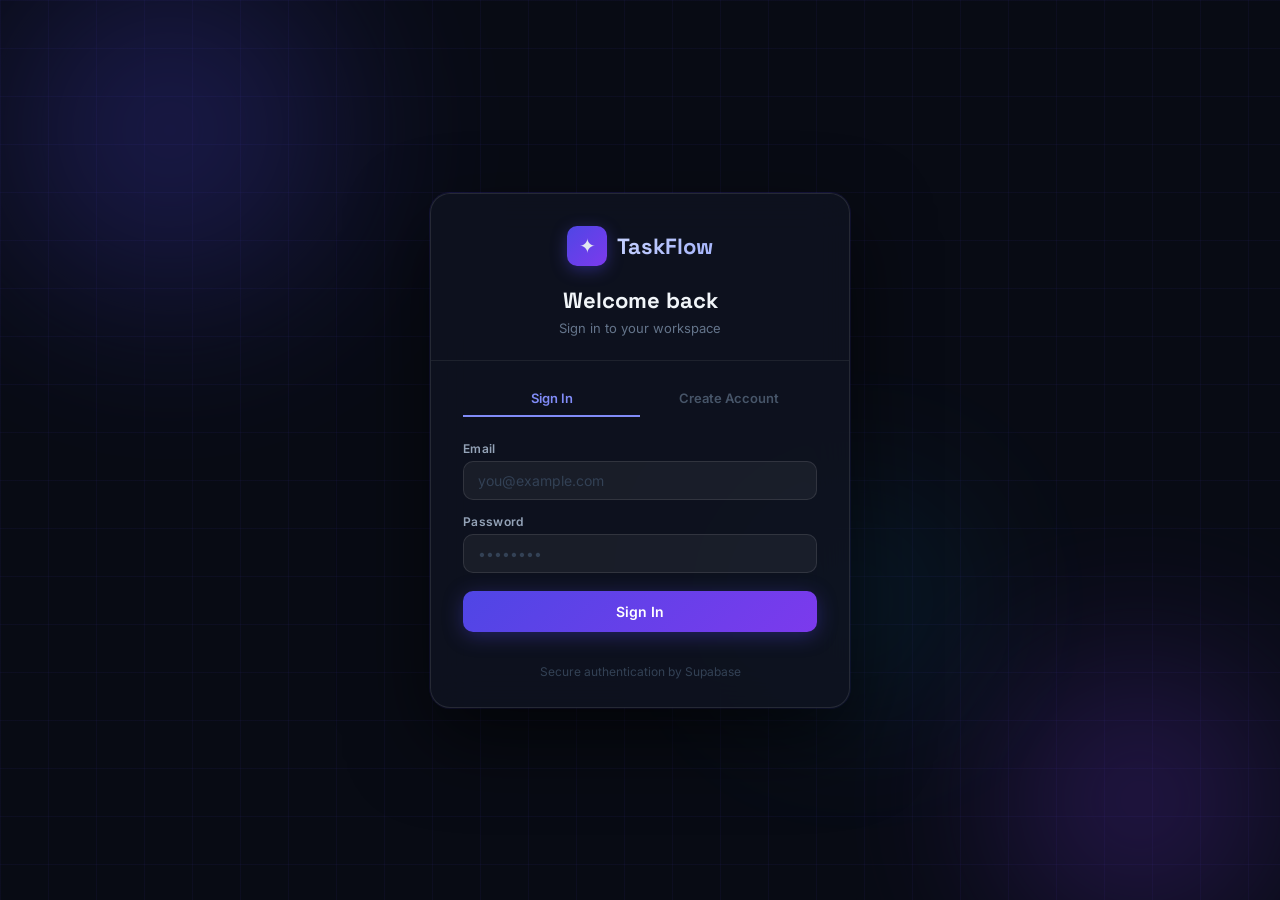
<file: index.html>
<!DOCTYPE html>
<html lang="en" data-theme="light">

<head>
  <meta charset="UTF-8" />
  <meta name="viewport" content="width=device-width, initial-scale=1.0" />
  <title>TaskFlow</title>
  <link rel="stylesheet" href="style.css" />
  <link rel="preconnect" href="https://fonts.googleapis.com" />
  <link
    href="https://fonts.googleapis.com/css2?family=Inter:wght@300;400;500;600;700&family=JetBrains+Mono:wght@400;500&display=swap"
    rel="stylesheet" />
</head>

<body>

  <div class="mob-overlay" id="mobOverlay"></div>

  <!-- SIDEBAR -->
  <aside class="sidebar" id="sidebar">
    <div class="sidebar-top">
      <div class="logo">
        <span class="logo-mark">✦</span>
        <span class="logo-label">TaskFlow</span>
      </div>
      <button class="icon-btn sidebar-close-btn" id="sidebarCloseBtn">
        <svg viewBox="0 0 24 24" fill="none" stroke="currentColor" stroke-width="2" width="18" height="18">
          <path d="M18 6L6 18M6 6l12 12" />
        </svg>
      </button>
    </div>

    <nav class="snav">
      <p class="nav-label">WORKSPACE</p>
      <ul class="nav-list">
        <li><a href="#" class="nav-link active" data-view="all">
            <svg class="ni" viewBox="0 0 24 24" fill="none" stroke="currentColor" stroke-width="1.8">
              <rect x="3" y="3" width="7" height="7" rx="1.5" />
              <rect x="14" y="3" width="7" height="7" rx="1.5" />
              <rect x="3" y="14" width="7" height="7" rx="1.5" />
              <rect x="14" y="14" width="7" height="7" rx="1.5" />
            </svg>
            All Tasks <span class="nb" id="badge-all">0</span>
          </a></li>
        <li><a href="#" class="nav-link" data-view="my">
            <svg class="ni" viewBox="0 0 24 24" fill="none" stroke="currentColor" stroke-width="1.8">
              <circle cx="12" cy="8" r="4" />
              <path d="M4 20c0-4 3.6-7 8-7s8 3 8 7" />
            </svg>
            My Tasks <span class="nb" id="badge-my">0</span>
          </a></li>
        <li><a href="#" class="nav-link" data-view="team">
            <svg class="ni" viewBox="0 0 24 24" fill="none" stroke="currentColor" stroke-width="1.8">
              <circle cx="9" cy="8" r="3" />
              <circle cx="17" cy="8" r="3" />
              <path d="M2 20c0-3.3 3-6 7-6" />
              <path d="M22 20c0-3.3-3-6-7-6" />
            </svg>
            Team Tasks <span class="nb" id="badge-team">0</span>
          </a></li>
        <li><a href="#" class="nav-link" data-view="overdue">
            <svg class="ni" viewBox="0 0 24 24" fill="none" stroke="currentColor" stroke-width="1.8">
              <circle cx="12" cy="12" r="9" />
              <path d="M12 7v5l3 3" />
            </svg>
            Overdue <span class="nb nb-red" id="badge-overdue">0</span>
          </a></li>
        <li><a href="#" class="nav-link" data-view="completed">
            <svg class="ni" viewBox="0 0 24 24" fill="none" stroke="currentColor" stroke-width="1.8">
              <path d="M20 6L9 17l-5-5" />
            </svg>
            Completed <span class="nb nb-green" id="badge-completed">0</span>
          </a></li>
        <li><a href="#" class="nav-link" data-view="calendar">
            <svg class="ni" viewBox="0 0 24 24" fill="none" stroke="currentColor" stroke-width="1.8">
              <rect x="3" y="4" width="18" height="18" rx="2" ry="2" />
              <line x1="16" y1="2" x2="16" y2="6" />
              <line x1="8" y1="2" x2="8" y2="6" />
              <line x1="3" y1="10" x2="21" y2="10" />
            </svg>
            Calendar
          </a></li>
        <li><a href="#" class="nav-link" data-view="notes">
            <svg class="ni" viewBox="0 0 24 24" fill="none" stroke="currentColor" stroke-width="1.8">
              <path d="M14 2H6a2 2 0 0 0-2 2v16a2 2 0 0 0 2 2h12a2 2 0 0 0 2-2V8z" />
              <polyline points="14 2 14 8 20 8" />
            </svg>
            Sticky Notes
          </a></li>
      </ul>

      <p class="nav-label" style="margin-top:24px">TEAM</p>
      <ul class="nav-list" id="employeeNav"></ul>
      <button class="add-emp-btn" id="addEmployeeBtn">
        <svg viewBox="0 0 24 24" fill="none" stroke="currentColor" stroke-width="2" width="13" height="13">
          <path d="M12 5v14M5 12h14" />
        </svg>
        Add Employee
      </button>

      <p class="nav-label" style="margin-top:24px">COMPANIES</p>
      <ul class="nav-list" id="companyNav"></ul>
      <button class="add-emp-btn" id="addCompanyBtn">
        <svg viewBox="0 0 24 24" fill="none" stroke="currentColor" stroke-width="2" width="13" height="13">
          <path d="M12 5v14M5 12h14" />
        </svg>
        Add Company
      </button>

      <div class="nav-export-sep"></div>
      <button class="nav-export-btn" id="exportBtn">
        <svg viewBox="0 0 24 24" fill="none" stroke="currentColor" stroke-width="2" width="14" height="14">
          <path d="M21 15v4a2 2 0 01-2 2H5a2 2 0 01-2-2v-4" />
          <polyline points="7 10 12 15 17 10" />
          <line x1="12" y1="15" x2="12" y2="3" />
        </svg>
        Export Tasks
      </button>

      <button class="nav-export-btn" id="syncSheetsBtn" style="margin-top:8px">
        <svg viewBox="0 0 24 24" fill="none" stroke="currentColor" stroke-width="2" width="14" height="14">
          <path d="M21.5 12H16c-.7 2-2 3-4 3s-3.3-1-4-3H2.5" />
          <path d="M5.5 5.1L2 12v6c0 1.1.9 2 2 2h16a2 2 0 002-2v-6l-3.5-6.9A2 2 0 0017 4H7a2 2 0 00-1.5 1.1z" />
        </svg>
        Sync to Sheets
      </button>
    </nav>

    <div class="sidebar-footer">
      <div class="user-row">
        <div class="av av-indigo" id="userAvatar">M</div>
        <div style="flex:1;min-width:0;">
          <div class="u-name" id="userNameSidebar">Manager</div>
          <div class="u-role">Admin</div>
        </div>
        <button class="icon-btn signout-btn" id="settingsBtn" title="Settings" style="margin-right:8px">
          <svg viewBox="0 0 24 24" fill="none" stroke="currentColor" stroke-width="2" width="15" height="15">
            <circle cx="12" cy="12" r="3" />
            <path d="M19.4 15a1.65 1.65 0 00.33 1.82l.06.06a2 2 0 010 2.83 2 2 0 01-2.83 0l-.06-.06a1.65 1.65 0 00-1.82-.33 1.65 1.65 0 00-1 1.51V21a2 2 0 01-2 2 2 2 0 01-2-2v-.09A1.65 1.65 0 009 19.4a1.65 1.65 0 00-1.82.33l-.06.06a2 2 0 01-2.83 0 2 2 0 010-2.83l.06-.06a1.65 1.65 0 00.33-1.82 1.65 1.65 0 00-1.51-1H3a2 2 0 01-2-2 2 2 0 012-2h.09A1.65 1.65 0 004.6 9a1.65 1.65 0 00-.33-1.82l-.06-.06a2 2 0 010-2.83 2 2 0 012.83 0l.06.06a1.65 1.65 0 001.82.33H9a1.65 1.65 0 001-1.51V3a2 2 0 012-2 2 2 0 012 2v.09a1.65 1.65 0 001 1.51 1.65 1.65 0 001.82-.33l.06-.06a2 2 0 012.83 0 2 2 0 010 2.83l-.06.06a1.65 1.65 0 00-.33 1.82V9c.26.6.8.97 1.51 1H21a2 2 0 012 2 2 2 0 01-2 2h-.09a1.65 1.65 0 00-1.51 1z" />
          </svg>
        </button>
        <button class="icon-btn signout-btn" onclick="Auth.signOut()" title="Sign out">
          <svg viewBox="0 0 24 24" fill="none" stroke="currentColor" stroke-width="2" width="15" height="15">
            <path d="M9 21H5a2 2 0 01-2-2V5a2 2 0 012-2h4" />
            <polyline points="16 17 21 12 16 7" />
            <line x1="21" y1="12" x2="9" y2="12" />
          </svg>
        </button>
      </div>
    </div>
  </aside>

  <!-- MAIN -->
  <div class="main" id="main">

    <header class="topbar">
      <div class="topbar-l">
        <button class="icon-btn mob-menu-btn" id="mobMenuBtn">
          <svg viewBox="0 0 24 24" fill="none" stroke="currentColor" stroke-width="2" width="20" height="20">
            <path d="M3 12h18M3 6h18M3 18h18" />
          </svg>
        </button>
        <div>
          <h1 class="pg-title" id="pageTitle">All Tasks</h1>
          <p class="pg-sub" id="pageSubtitle">Track and manage all tasks</p>
        </div>
      </div>
      <div class="topbar-r">
        <div class="search-wrap">
          <svg class="s-ico" viewBox="0 0 24 24" fill="none" stroke="currentColor" stroke-width="2">
            <circle cx="11" cy="11" r="7" />
            <path d="M21 21l-4.35-4.35" />
          </svg>
          <input type="text" id="searchInput" class="s-input" placeholder="Search tasks…" />
        </div>
        <select id="priorityFilter" class="filter-sel">
          <option value="">All Priorities</option>
          <option value="high">High</option>
          <option value="medium">Medium</option>
          <option value="low">Low</option>
        </select>
        <select id="calViewFilter" class="filter-sel" style="display:none;">
          <option value="daily">Daily</option>
          <option value="weekly">Weekly</option>
          <option value="fortnightly">Fortnightly</option>
          <option value="monthly" selected>Monthly</option>
        </select>
        <div id="calModeToggle" class="format-toggle" style="display:none;">
          <button id="calModeNormal" class="active">Normal</button>
          <button id="calModeHeatmap">Heatmap</button>
        </div>
        <button class="icon-btn" id="notesGridToggle" title="Toggle Grid Mode" style="display:none;">
          <svg viewBox="0 0 24 24" fill="none" stroke="currentColor" stroke-width="2" width="18" height="18">
            <rect x="3" y="3" width="7" height="7" rx="1" />
            <rect x="14" y="3" width="7" height="7" rx="1" />
            <rect x="14" y="14" width="7" height="7" rx="1" />
            <rect x="3" y="14" width="7" height="7" rx="1" />
          </svg>
        </button>
        <button class="icon-btn" id="voiceBtn" title="Voice to task">
          <svg viewBox="0 0 24 24" fill="none" stroke="currentColor" stroke-width="2" width="18" height="18">
            <path d="M12 1a3 3 0 013 3v8a3 3 0 01-6 0V4a3 3 0 013-3z" />
            <path d="M19 10v2a7 7 0 01-14 0v-2" />
            <line x1="12" y1="19" x2="12" y2="23" />
            <line x1="8" y1="23" x2="16" y2="23" />
          </svg>
        </button>
        <button class="icon-btn" id="darkToggle" title="Toggle dark mode">
          <svg id="sunIcon" viewBox="0 0 24 24" fill="none" stroke="currentColor" stroke-width="2" width="18"
            height="18">
            <circle cx="12" cy="12" r="5" />
            <path
              d="M12 1v2M12 21v2M4.22 4.22l1.42 1.42M18.36 18.36l1.42 1.42M1 12h2M21 12h2M4.22 19.78l1.42-1.42M18.36 5.64l1.42-1.42" />
          </svg>
          <svg id="moonIcon" viewBox="0 0 24 24" fill="none" stroke="currentColor" stroke-width="2" width="18"
            height="18" style="display:none">
            <path d="M21 12.79A9 9 0 1111.21 3 7 7 0 0021 12.79z" />
          </svg>
        </button>
        <button class="btn-primary" id="addTaskBtn">
          <svg viewBox="0 0 24 24" fill="none" stroke="currentColor" stroke-width="2.5" width="13" height="13">
            <path d="M12 5v14M5 12h14" />
          </svg>
          <span class="btn-label">New Task</span>
        </button>
      </div>
    </header>

    <section class="stats-row">
      <div class="stat-card">
        <div class="s-num" id="stat-total">0</div>
        <div class="s-lbl">Total</div>
      </div>
      <div class="stat-card c-blue">
        <div class="s-num" id="stat-active">0</div>
        <div class="s-lbl">Active</div>
      </div>
      <div class="stat-card c-red">
        <div class="s-num" id="stat-overdue">0</div>
        <div class="s-lbl">Overdue</div>
      </div>
      <div class="stat-card c-amber">
        <div class="s-num" id="stat-soon">0</div>
        <div class="s-lbl">Due Soon</div>
      </div>
      <div class="stat-card c-green">
        <div class="s-num" id="stat-done">0</div>
        <div class="s-lbl">Done</div>
      </div>
    </section>

    <section class="task-section">
      <div class="table-wrap">
        <table class="task-table" id="taskTable">
          <thead>
            <tr>
              <th class="tc-chk"></th>
              <th class="tc-task sortable" data-sort="title">Task <span class="sa">↕</span></th>
              <th class="tc-who sortable" data-sort="assignee">Assignee <span class="sa">↕</span></th>
              <th class="tc-pri sortable" data-sort="priority">Priority <span class="sa">↕</span></th>
              <th class="tc-date sortable hide-sm" data-sort="assignedDate">Assigned <span class="sa">↕</span></th>
              <th class="tc-date sortable" data-sort="dueDate">Due <span class="sa">↕</span></th>
              <th class="tc-status sortable hide-sm" data-sort="status">Status <span class="sa">↕</span></th>
              <th class="tc-act"></th>
            </tr>
          </thead>
          <tbody id="taskBody"></tbody>
        </table>
        <div class="empty-state" id="emptyState" style="display:none">
          <div class="e-ico">📋</div>
          <div class="e-title">No tasks here</div>
          <div class="e-sub">Add a task or adjust your filters</div>
        </div>
      </div>
    </section>

    <!-- CALENDAR SECTION -->
    <section class="calendar-section" id="calendarSection" style="display:none;">
      <div class="cal-toolbar">
        <button class="icon-btn" id="calPrevBtn">
          <svg viewBox="0 0 24 24" fill="none" stroke="currentColor" stroke-width="2" width="18" height="18"><polyline points="15 18 9 12 15 6" /></svg>
        </button>
        <button class="btn-ghost" id="calTodayBtn">Today</button>
        <button class="icon-btn" id="calNextBtn">
          <svg viewBox="0 0 24 24" fill="none" stroke="currentColor" stroke-width="2" width="18" height="18"><polyline points="9 18 15 12 9 6" /></svg>
        </button>
        <h2 class="cal-title" id="calTitleDisplay">Month Year</h2>
      </div>
      <div class="cal-view-container" id="calViewContainer">
        <!-- Rendered calendar content -->
      </div>
    </section>

    <!-- NOTES SECTION -->
    <section class="notes-section" id="notesSection" style="display:none;">
      <div class="notes-container freeform" id="notesContainer">
        <!-- Notes rendered here -->
      </div>
    </section>
  </div>

  <!-- VOICE PANEL -->
  <div class="vp-overlay" id="vpOverlay"></div>
  <div class="voice-panel" id="voicePanel">
    <div class="vp-hd">
      <div class="vp-title">
        <svg viewBox="0 0 24 24" fill="none" stroke="currentColor" stroke-width="2" width="15" height="15">
          <path d="M12 1a3 3 0 013 3v8a3 3 0 01-6 0V4a3 3 0 013-3z" />
          <path d="M19 10v2a7 7 0 01-14 0v-2" />
        </svg>
        Voice to Task
      </div>
      <button class="icon-btn" id="vpClose">
        <svg viewBox="0 0 24 24" fill="none" stroke="currentColor" stroke-width="2" width="16" height="16">
          <path d="M18 6L6 18M6 6l12 12" />
        </svg>
      </button>
    </div>
    <div class="vp-body">
      <p class="vp-hint">Say the task, who it's for, priority, and due date.</p>
      <p class="vp-example"><em>"Design the homepage, assign to Sarah, high priority, due next Friday"</em></p>
      <div class="vp-transcript" id="vpTranscript">Tap the mic to start…</div>
      <div class="vp-parsed" id="vpParsed" style="display:none"></div>
      <button class="vp-mic" id="vpMicBtn">
        <svg viewBox="0 0 24 24" fill="none" stroke="currentColor" stroke-width="2" width="28" height="28">
          <path d="M12 1a3 3 0 013 3v8a3 3 0 01-6 0V4a3 3 0 013-3z" />
          <path d="M19 10v2a7 7 0 01-14 0v-2" />
          <line x1="12" y1="19" x2="12" y2="23" />
          <line x1="8" y1="23" x2="16" y2="23" />
        </svg>
      </button>
      <div class="vp-status" id="vpStatus">Ready</div>
      <div class="vp-acts" id="vpActions" style="display:none">
        <button class="btn-ghost" id="vpRetry">Retry</button>
        <button class="btn-primary" id="vpConfirm">Add Task</button>
      </div>
    </div>
  </div>

  <!-- MODAL: TASK -->
  <div class="modal-overlay" id="taskModal">
    <div class="modal">
      <div class="modal-hd">
        <h2 class="modal-ttl" id="modalTitle">New Task</h2>
        <button class="icon-btn" id="modalClose">
          <svg viewBox="0 0 24 24" fill="none" stroke="currentColor" stroke-width="2.5" width="16" height="16">
            <path d="M18 6L6 18M6 6l12 12" />
          </svg>
        </button>
      </div>
      <div class="modal-body">
        <div class="fg">
          <label class="fl">Task Title <span class="req">*</span></label>
          <input type="text" class="fi" id="taskTitle" placeholder="What needs to be done?" />
        </div>
        <div class="fg">
          <label class="fl">Description</label>
          <textarea class="fi fi-ta" id="taskDesc" placeholder="Add details…" rows="2"></textarea>
        </div>
        <div class="fg-row">
          <div class="fg">
            <label class="fl">Assignee <span class="req">*</span></label>
            <select class="fi" id="taskAssignee"></select>
          </div>
          <div class="fg">
            <label class="fl">Priority</label>
            <select class="fi" id="taskPriority">
              <option value="high">🔴 High</option>
              <option value="medium" selected>🟡 Medium</option>
              <option value="low">🟢 Low</option>
            </select>
          </div>
        </div>
        <div class="fg">
          <label class="fl">Company</label>
          <select class="fi" id="taskCompany">
            <option value="">No Company</option>
          </select>
        </div>
        <div class="fg-row">
          <div class="fg">
            <label class="fl">Assigned Date</label>
            <input type="date" class="fi" id="taskAssignedDate" />
          </div>
          <div class="fg">
            <label class="fl">Due Date <span class="req">*</span></label>
            <input type="date" class="fi" id="taskDueDate" />
          </div>
        </div>
        <div class="fg-row">
          <div class="fg">
            <label class="fl">Reminder Time</label>
            <input type="datetime-local" class="fi" id="taskReminder" />
          </div>
          <div class="fg">
            <label class="fl">Repeat</label>
            <select class="fi" id="taskRepeat">
              <option value="none">None</option>
              <option value="daily">Daily</option>
              <option value="weekly">Weekly</option>
              <option value="fortnightly">Fortnightly</option>
              <option value="monthly">Monthly</option>
              <option value="quarterly">Quarterly</option>
              <option value="yearly">Yearly</option>
            </select>
          </div>
        </div>
        <div class="fg">
          <label class="fl">Tags</label>
          <input type="text" class="fi" id="taskTags" placeholder="design, urgent (comma-separated)" />
        </div>
      </div>
      <div class="modal-ft">
        <button class="btn-ghost" id="modalCancel">Cancel</button>
        <button class="btn-primary" id="modalSave">Save Task</button>
      </div>
    </div>
  </div>

  <!-- MODAL: EMPLOYEE -->
  <div class="modal-overlay" id="employeeModal">
    <div class="modal modal-sm">
      <div class="modal-hd">
        <h2 class="modal-ttl"><span id="empModalTitleText">Add Employee</span></h2>
        <button class="icon-btn" id="empModalClose">
          <svg viewBox="0 0 24 24" fill="none" stroke="currentColor" stroke-width="2.5" width="16" height="16">
            <path d="M18 6L6 18M6 6l12 12" />
          </svg>
        </button>
      </div>
      <div class="modal-body">
        <div class="fg">
          <label class="fl">Name <span class="req">*</span></label>
          <input type="text" class="fi" id="empName" placeholder="Full name" />
        </div>
        <div class="fg">
          <label class="fl">Role</label>
          <input type="text" class="fi" id="empRole" placeholder="e.g. Designer" />
        </div>
        <div class="fg">
          <label class="fl">Email</label>
          <input type="email" class="fi" id="empEmail" placeholder="e.g. name@company.com" />
        </div>
        <div class="fg">
          <label class="fl">Mobile</label>
          <input type="tel" class="fi" id="empMobile" placeholder="e.g. +1 234 567 8900" />
        </div>
        <input type="hidden" id="empId" />
      </div>
      <div class="modal-ft">
        <button class="btn-ghost" id="empModalCancel">Cancel</button>
        <button class="btn-primary" id="empModalSave">Add</button>
      </div>
    </div>
  </div>

  <!-- MODAL: COMPANY -->
  <div class="modal-overlay" id="companyModal">
    <div class="modal modal-sm">
      <div class="modal-hd">
        <h2 class="modal-ttl"><span id="coModalTitleText">Add Company</span></h2>
        <button class="icon-btn" id="coModalClose">
          <svg viewBox="0 0 24 24" fill="none" stroke="currentColor" stroke-width="2.5" width="16" height="16">
            <path d="M18 6L6 18M6 6l12 12" />
          </svg>
        </button>
      </div>
      <div class="modal-body">
        <div class="fg">
          <label class="fl">Company Name <span class="req">*</span></label>
          <input type="text" class="fi" id="coName" placeholder="e.g. Acme Corp" />
        </div>
        <div class="fg">
          <label class="fl">Email</label>
          <input type="email" class="fi" id="coEmail" placeholder="e.g. contact@acme.com" />
        </div>
        <div class="fg">
          <label class="fl">Mobile / Phone</label>
          <input type="tel" class="fi" id="coMobile" placeholder="e.g. +1 234 567 8900" />
        </div>
        <input type="hidden" id="coId" />
      </div>
      <div class="modal-ft">
        <button class="btn-ghost" id="coModalCancel">Cancel</button>
        <button class="btn-primary" id="coModalSave">Add</button>
      </div>
    </div>
  </div>

  <!-- DRAWER -->
  <div class="drawer-bg" id="drawerBg"></div>
  <aside class="drawer" id="taskDrawer">
    <div class="drawer-hd">
      <h2 class="drawer-ttl" id="drawerTaskTitle">Task Detail</h2>
      <button class="icon-btn" id="drawerClose">
        <svg viewBox="0 0 24 24" fill="none" stroke="currentColor" stroke-width="2.5" width="16" height="16">
          <path d="M18 6L6 18M6 6l12 12" />
        </svg>
      </button>
    </div>
    <div class="drawer-body" id="drawerBody"></div>
  </aside>

  <div class="toast" id="toast"></div>

  <!-- REMINDER POPUP -->
  <div class="reminder-popup" id="reminderPopup">
    <div class="rp-hd">
      <strong>⏰ Reminder</strong>
      <button class="icon-btn" id="rpClose">
        <svg viewBox="0 0 24 24" fill="none" stroke="currentColor" stroke-width="2" width="16" height="16">
          <path d="M18 6L6 18M6 6l12 12" />
        </svg>
      </button>
    </div>
    <div class="rp-title" id="rpTaskTitle"></div>
    <div class="rp-due" id="rpTaskDue"></div>
  </div>

  <!-- MODAL: SETTINGS -->
  <div class="modal-overlay" id="settingsModal">
    <div class="modal">
      <div class="modal-hd">
        <h2 class="modal-ttl">Settings</h2>
        <button class="icon-btn" id="settingsModalClose">
          <svg viewBox="0 0 24 24" fill="none" stroke="currentColor" stroke-width="2.5" width="16" height="16">
            <path d="M18 6L6 18M6 6l12 12" />
          </svg>
        </button>
      </div>
      <div class="modal-body">
        <div class="fg">
          <label class="fl">Google Sheets Webhook URL</label>
          <input type="text" class="fi" id="webhookUrl" placeholder="https://script.google.com/macros/s/.../exec" />
          <p style="font-size:12px;color:var(--text-light);margin-top:4px;">Paste the Web App URL from Google Apps Script to enable syncing tasks to Google Sheets.</p>
        </div>
      </div>
      <div class="modal-ft">
        <button class="btn-ghost" id="settingsModalCancel">Cancel</button>
        <button class="btn-primary" id="settingsModalSave">Save Settings</button>
      </div>
    </div>
  </div>

  <!-- MODAL: NOTE -->
  <div class="modal-overlay" id="noteModal">
    <div class="modal modal-sm">
      <div class="modal-hd">
        <h2 class="modal-ttl" id="noteModalTitle">New Note</h2>
        <button class="icon-btn" id="noteModalClose">
          <svg viewBox="0 0 24 24" fill="none" stroke="currentColor" stroke-width="2.5" width="16" height="16">
            <path d="M18 6L6 18M6 6l12 12" />
          </svg>
        </button>
      </div>
      <div class="modal-body">
        <div class="fg">
          <label class="fl">Title</label>
          <input type="text" class="fi" id="noteTitle" placeholder="Optional title" />
        </div>
        <div class="fg">
          <label class="fl">Content <span class="req">*</span></label>
          <textarea class="fi fi-ta" id="noteContent" placeholder="Note text..." rows="4"></textarea>
        </div>
        <div class="fg-row">
          <div class="fg">
            <label class="fl">Color</label>
            <select class="fi" id="noteColor">
              <option value="yellow">Yellow</option>
              <option value="blue">Blue</option>
              <option value="green">Green</option>
              <option value="pink">Pink</option>
              <option value="purple">Purple</option>
            </select>
          </div>
          <div class="fg">
            <label class="fl">Pin</label>
            <select class="fi" id="notePinned">
              <option value="false">Unpinned</option>
              <option value="true">Pinned</option>
            </select>
          </div>
        </div>
      </div>
      <div class="modal-ft">
        <button class="btn-ghost" id="noteModalCancel">Cancel</button>
        <button class="btn-primary" id="noteModalSave">Save Note</button>
      </div>
    </div>
  </div>

  <script src="auth.js"></script>
  <script src="storage.js"></script>
  <script src="app.js"></script>
</body>
</html>
</file>
<file: style.css>
/* ─── RESET ─────────────────────────────────────────── */
*, *::before, *::after { box-sizing: border-box; margin: 0; padding: 0; }
html { height: 100%; }
body { height: 100%; font-family: 'Inter', system-ui, sans-serif; font-size: 14px; line-height: 1.5; -webkit-font-smoothing: antialiased; }

/* ─── TOKENS: LIGHT ──────────────────────────────────── */
:root {
  --bg:          #f5f6fa;
  --surface:     #ffffff;
  --surface2:    #f8f9fc;
  --border:      #e8eaf0;
  --border2:     #d0d5e0;

  --text:        #1a1d27;
  --text2:       #4a5068;
  --text3:       #8890a8;

  --indigo:      #4f46e5;
  --indigo-h:    #4338ca;
  --indigo-bg:   #eef2ff;
  --indigo-soft: rgba(79,70,229,.08);

  --red:         #ef4444;
  --red-bg:      #fef2f2;
  --red-text:    #b91c1c;

  --amber:       #f59e0b;
  --amber-bg:    #fffbeb;
  --amber-text:  #92400e;

  --green:       #10b981;
  --green-bg:    #ecfdf5;
  --green-text:  #065f46;

  --blue:        #3b82f6;
  --blue-bg:     #eff6ff;

  --sidebar-w:   228px;
  --topbar-h:    60px;
  --radius:      8px;
  --radius-lg:   12px;
  --shadow:      0 1px 4px rgba(0,0,0,.07), 0 4px 16px rgba(0,0,0,.04);
  --shadow-lg:   0 8px 32px rgba(0,0,0,.12);
}

/* ─── TOKENS: DARK ───────────────────────────────────── */
[data-theme="dark"] {
  --bg:          #0f1117;
  --surface:     #1a1d27;
  --surface2:    #1f2235;
  --border:      #2a2e42;
  --border2:     #353a52;

  --text:        #e8eaf0;
  --text2:       #9098b8;
  --text3:       #545d7a;

  --indigo:      #6366f1;
  --indigo-h:    #818cf8;
  --indigo-bg:   #1e1f3a;
  --indigo-soft: rgba(99,102,241,.12);

  --red:         #f87171;
  --red-bg:      #2d1a1a;
  --red-text:    #fca5a5;

  --amber:       #fbbf24;
  --amber-bg:    #271f0d;
  --amber-text:  #fcd34d;

  --green:       #34d399;
  --green-bg:    #0d2620;
  --green-text:  #6ee7b7;

  --blue:        #60a5fa;
  --blue-bg:     #0d1f3a;

  --shadow:      0 1px 4px rgba(0,0,0,.3), 0 4px 16px rgba(0,0,0,.2);
  --shadow-lg:   0 8px 32px rgba(0,0,0,.5);
}

/* ─── LAYOUT ─────────────────────────────────────────── */
body { background: var(--bg); color: var(--text); display: flex; }

.mob-overlay {
  display: none;
  position: fixed; inset: 0;
  background: rgba(0,0,0,.45);
  z-index: 90;
}
.mob-overlay.show { display: block; }

/* ─── SIDEBAR ────────────────────────────────────────── */
.sidebar {
  width: var(--sidebar-w);
  height: 100vh;
  position: fixed; top: 0; left: 0;
  background: var(--surface);
  border-right: 1px solid var(--border);
  display: flex; flex-direction: column;
  z-index: 100;
  transition: transform .25s cubic-bezier(.4,0,.2,1), width .25s cubic-bezier(.4,0,.2,1);
  overflow: hidden;
}

.sidebar-top {
  display: flex; align-items: center; justify-content: space-between;
  padding: 18px 14px 14px;
  border-bottom: 1px solid var(--border);
  flex-shrink: 0;
}

.logo { display: flex; align-items: center; gap: 8px; }
.logo-mark { font-size: 18px; color: var(--indigo); }
.logo-label { font-size: 15px; font-weight: 700; color: var(--text); letter-spacing: -.3px; }

.sidebar-close-btn { display: flex; }
.sidebar.collapsed { width: 0; border-right: none; }
.sidebar.collapsed ~ .main,
.main.sidebar-collapsed { margin-left: 0; }

.snav {
  flex: 1; overflow-y: auto; padding: 14px 10px;
  scrollbar-width: none;
}
.snav::-webkit-scrollbar { display: none; }

.nav-label {
  font-size: 10px; font-weight: 600; letter-spacing: .8px;
  color: var(--text3); padding: 0 6px; margin-bottom: 4px;
}

.nav-list { list-style: none; display: flex; flex-direction: column; gap: 1px; }

.nav-link {
  display: flex; align-items: center; gap: 9px;
  padding: 8px 10px; border-radius: var(--radius);
  color: var(--text2); text-decoration: none;
  font-size: 13.5px; font-weight: 500; cursor: pointer;
  transition: background .13s, color .13s;
  white-space: nowrap; overflow: hidden;
  position: relative;
}
.nav-link:hover { background: var(--surface2); color: var(--text); }
.nav-link.active { background: var(--indigo-soft); color: var(--indigo); }
.nav-link.active .ni { stroke: var(--indigo); }

.ni { width: 16px; height: 16px; flex-shrink: 0; stroke: var(--text3); transition: stroke .13s; }
.nav-link:hover .ni { stroke: var(--text); }

.nb {
  margin-left: auto; background: var(--surface2);
  color: var(--text3); font-family: 'JetBrains Mono', monospace;
  font-size: 10.5px; font-weight: 500;
  padding: 1px 6px; border-radius: 20px; flex-shrink: 0;
  border: 1px solid var(--border);
}
.nb-red { background: var(--red-bg); color: var(--red-text); border-color: transparent; }
.nb-green { background: var(--green-bg); color: var(--green-text); border-color: transparent; }

.av-nav {
  width: 22px; height: 22px; border-radius: 50%;
  color: #fff; font-size: 10px; font-weight: 700;
  display: flex; align-items: center; justify-content: center;
  flex-shrink: 0;
}

.emp-del, .emp-edit {
  background: none; border: none;
  color: var(--text3); cursor: pointer; font-size: 15px;
  width: 18px; height: 18px; border-radius: 50%;
  display: flex; align-items: center; justify-content: center;
  opacity: 0; transition: opacity .13s, background .13s, color .13s;
  flex-shrink: 0;
}
.emp-edit { margin-left: auto; font-size: 12px; }
.emp-del { margin-left: 2px; }
.nav-link:hover .emp-del, .nav-link:hover .emp-edit { opacity: 1; }
.emp-del:hover { background: var(--red-bg); color: var(--red); }
.emp-edit:hover { background: var(--surface2); color: var(--text); }

.add-emp-btn {
  display: flex; align-items: center; gap: 7px;
  width: 100%; padding: 7px 10px; margin-top: 6px;
  background: none; border: 1.5px dashed var(--border2);
  border-radius: var(--radius); color: var(--text3);
  font-size: 12.5px; font-family: 'Inter', sans-serif;
  cursor: pointer; transition: border-color .13s, color .13s;
}
.add-emp-btn:hover { border-color: var(--indigo); color: var(--indigo); }

.sidebar-footer {
  padding: 12px 14px; border-top: 1px solid var(--border); flex-shrink: 0;
}
.user-row { display: flex; align-items: center; gap: 9px; }
.av {
  width: 32px; height: 32px; border-radius: 50%; flex-shrink: 0;
  color: #fff; font-size: 12px; font-weight: 700;
  display: flex; align-items: center; justify-content: center;
}
.av-indigo { background: var(--indigo); }
.u-name { font-size: 13px; font-weight: 600; color: var(--text); }
.u-role { font-size: 11px; color: var(--text3); }

/* ─── MAIN ───────────────────────────────────────────── */
.main {
  margin-left: var(--sidebar-w);
  flex: 1; min-height: 100vh; display: flex; flex-direction: column;
  transition: margin-left .25s cubic-bezier(.4,0,.2,1);
}

/* ─── TOPBAR ─────────────────────────────────────────── */
.topbar {
  display: flex; align-items: center; justify-content: space-between;
  gap: 12px; padding: 0 24px;
  height: var(--topbar-h); flex-shrink: 0;
  background: var(--surface); border-bottom: 1px solid var(--border);
  position: sticky; top: 0; z-index: 50;
  flex-wrap: wrap;
}

.topbar-l { display: flex; align-items: center; gap: 10px; }
.pg-title { font-size: 16px; font-weight: 700; color: var(--text); letter-spacing: -.3px; }
.pg-sub { font-size: 12px; color: var(--text3); }

.topbar-r { display: flex; align-items: center; gap: 8px; }

.mob-menu-btn { display: none; }

.search-wrap { position: relative; }
.s-ico {
  position: absolute; left: 9px; top: 50%; transform: translateY(-50%);
  color: var(--text3); width: 14px; height: 14px; pointer-events: none;
}
.s-input {
  padding: 7px 10px 7px 30px;
  border: 1.5px solid var(--border); border-radius: var(--radius);
  background: var(--surface2); color: var(--text);
  font-family: 'Inter', sans-serif; font-size: 13px;
  width: 200px; outline: none;
  transition: border-color .13s, box-shadow .13s, width .2s;
}
.s-input:focus {
  border-color: var(--indigo); width: 240px;
  box-shadow: 0 0 0 3px var(--indigo-soft);
}
.s-input::placeholder { color: var(--text3); }

.filter-sel {
  padding: 7px 10px; border: 1.5px solid var(--border);
  border-radius: var(--radius); background: var(--surface2);
  color: var(--text); font-family: 'Inter', sans-serif;
  font-size: 13px; cursor: pointer; outline: none;
}

/* ─── BUTTONS ────────────────────────────────────────── */
.icon-btn {
  width: 34px; height: 34px; border-radius: var(--radius);
  background: var(--surface2); border: 1.5px solid var(--border);
  color: var(--text2); cursor: pointer;
  display: flex; align-items: center; justify-content: center;
  transition: background .13s, color .13s, border-color .13s;
  flex-shrink: 0;
}
.icon-btn:hover { background: var(--border); color: var(--text); }
.icon-btn.active { background: var(--indigo-soft); border-color: var(--indigo); color: var(--indigo); }

.btn-primary {
  display: inline-flex; align-items: center; gap: 6px;
  padding: 0 14px; height: 34px;
  background: var(--indigo); color: #fff;
  border: none; border-radius: var(--radius);
  font-family: 'Inter', sans-serif; font-size: 13px; font-weight: 600;
  cursor: pointer; white-space: nowrap;
  transition: background .13s, transform .1s, box-shadow .13s;
}
.btn-primary:hover { background: var(--indigo-h); box-shadow: 0 4px 12px rgba(79,70,229,.3); }
.btn-primary:active { transform: scale(.97); }

.btn-ghost {
  display: inline-flex; align-items: center; gap: 6px;
  padding: 0 14px; height: 34px;
  background: var(--surface2); color: var(--text2);
  border: 1.5px solid var(--border); border-radius: var(--radius);
  font-family: 'Inter', sans-serif; font-size: 13px; font-weight: 500;
  cursor: pointer; transition: background .13s;
}
.btn-ghost:hover { background: var(--border); }

.btn-success {
  display: inline-flex; align-items: center; gap: 6px;
  padding: 0 14px; height: 34px;
  background: var(--green); color: #fff;
  border: none; border-radius: var(--radius);
  font-family: 'Inter', sans-serif; font-size: 13px; font-weight: 600;
  cursor: pointer; transition: background .13s;
}
.btn-success:hover { background: #059669; }

/* ─── STATS ──────────────────────────────────────────── */
.stats-row {
  display: flex; gap: 12px;
  padding: 16px 24px 0; flex-wrap: nowrap; overflow-x: auto;
  scrollbar-width: none;
  position: sticky; top: var(--topbar-h); z-index: 85;
  background: var(--surface);
  box-shadow: 0 16px 28px rgba(0,0,0,.08);
}
.stats-row::-webkit-scrollbar { display: none; }

.stat-card {
  flex: 1; min-width: 90px;
  background: var(--surface); border: 1px solid var(--border);
  border-radius: var(--radius-lg); padding: 14px 16px;
  box-shadow: var(--shadow);
}
.s-num {
  font-size: 26px; font-weight: 700; letter-spacing: -1px;
  color: var(--text); font-variant-numeric: tabular-nums;
}
.s-lbl { font-size: 11.5px; color: var(--text3); margin-top: 2px; font-weight: 500; }

.c-blue .s-num { color: var(--blue); }
.c-red .s-num  { color: var(--red); }
.c-amber .s-num { color: var(--amber); }
.c-green .s-num { color: var(--green); }

/* ─── TASK TABLE ─────────────────────────────────────── */
.task-section {
  display: flex; flex-direction: column; flex: 1; min-height: 0;
  padding: 16px 24px 40px; overflow: hidden;
}

.table-wrap {
  flex: 1; min-height: 0; overflow: auto;
  background: var(--surface); border: 1px solid var(--border);
  border-radius: var(--radius-lg); box-shadow: var(--shadow);
}

.task-table { width: 100%; border-collapse: collapse; font-size: 13px; }

.task-table thead tr { position: sticky; top: 0; z-index: 30; background: var(--surface2); }

.task-table thead th {
  background: var(--surface2); color: var(--text3);
  font-size: 11px; font-weight: 600; letter-spacing: .4px;
  text-transform: uppercase; padding: 10px 12px;
  text-align: left; border-bottom: 1px solid var(--border);
  white-space: nowrap; user-select: none;
}
.task-table thead th.sortable { cursor: pointer; }
.task-table thead th.sortable:hover { color: var(--text2); }
.sa { font-size: 9px; margin-left: 2px; }

.task-table tbody tr {
  border-bottom: 1px solid var(--border);
  transition: background .1s; cursor: pointer;
}
.task-table tbody tr:last-child { border-bottom: none; }
.task-table tbody tr:hover { background: var(--surface2); }

.task-table td { padding: 11px 12px; vertical-align: middle; }

.tc-chk { width: 36px; padding-left: 14px !important; }
.tc-task { min-width: 180px; }
.tc-who { width: 150px; }
.tc-pri { width: 90px; }
.tc-date { width: 110px; }
.tc-status { width: 100px; }
.tc-act { width: 72px; }

/* Row state indicators */
.row-overdue td:first-child { box-shadow: inset 3px 0 0 var(--red); }
.row-soon    td:first-child { box-shadow: inset 3px 0 0 var(--amber); }
.row-done {
  opacity: .65;
  background: rgba(16,185,129,.06);
}
.row-done .t-title {
  text-decoration: line-through;
  color: var(--text3);
}
.row-done .t-tags { opacity: .65; }

/* Task title cell */
.t-cell { display: flex; flex-direction: column; gap: 3px; }
.t-title { font-weight: 500; color: var(--text); line-height: 1.3; }
.t-tags { display: flex; gap: 3px; flex-wrap: wrap; }
.tag {
  font-size: 10.5px; background: var(--indigo-bg);
  color: var(--indigo); padding: 1px 6px; border-radius: 20px; font-weight: 500;
}

/* Assignee */
.who-chip { display: flex; align-items: center; gap: 7px; }
.who-av {
  width: 24px; height: 24px; border-radius: 50%;
  color: #fff; font-size: 10px; font-weight: 700;
  display: flex; align-items: center; justify-content: center; flex-shrink: 0;
}
.who-name { font-size: 12.5px; color: var(--text2); }

/* Date */
.dt { font-family: 'JetBrains Mono', monospace; font-size: 12px; color: var(--text2); }
.dt-over { color: var(--red); font-weight: 600; }
.dt-soon  { color: var(--amber); font-weight: 600; }

/* Badges */
.badge {
  display: inline-flex; align-items: center;
  padding: 2px 8px; border-radius: 20px;
  font-size: 11.5px; font-weight: 600; white-space: nowrap;
}
.b-ok     { background: var(--green-bg); color: var(--green-text); }
.b-over   { background: var(--red-bg); color: var(--red-text); }
.b-soon   { background: var(--amber-bg); color: var(--amber-text); }
.b-done   { background: var(--indigo-bg); color: var(--indigo); }
.b-none   { background: var(--surface2); color: var(--text3); }

.bp-high   { background: var(--red-bg); color: var(--red-text); }
.bp-medium { background: var(--amber-bg); color: var(--amber-text); }
.bp-low    { background: var(--green-bg); color: var(--green-text); }

/* Row actions */
.row-acts { display: flex; gap: 3px; opacity: 0; transition: opacity .13s; }
.task-table tbody tr:hover .row-acts { opacity: 1; }
.ra-btn {
  width: 28px; height: 28px; border: none;
  background: var(--surface2); border-radius: 6px;
  color: var(--text3); cursor: pointer;
  display: flex; align-items: center; justify-content: center;
  transition: background .13s, color .13s;
}
.ra-btn:hover { background: var(--indigo-bg); color: var(--indigo); }
.ra-del:hover { background: var(--red-bg); color: var(--red); }

/* Checkbox */
input[type="checkbox"] {
  width: 15px; height: 15px; cursor: pointer; accent-color: var(--indigo);
}

/* Empty state */
.empty-state {
  display: flex; flex-direction: column; align-items: center;
  justify-content: center; padding: 56px 20px; gap: 6px; text-align: center;
}
.e-ico { font-size: 36px; opacity: .35; }
.e-title { font-size: 15px; font-weight: 600; color: var(--text2); }
.e-sub { font-size: 13px; color: var(--text3); }

/* ─── PAGE LOAD ANIMATION ────────────────────────────── */
@keyframes fadeUp {
  from { opacity: 0; transform: translateY(18px); }
  to   { opacity: 1; transform: translateY(0); }
}

@media (min-width: 901px) {
  .sidebar { animation: fadeUp .35s ease both; }
}

.topbar      { animation: fadeUp .35s .08s ease both; }
.stats-row   { animation: fadeUp .35s .16s ease both; }
.task-section{ animation: fadeUp .35s .24s ease both; }

/* ─── STAT CARDS hover lift ──────────────────────────── */
.stat-card {
  transition: transform .2s ease, box-shadow .2s ease;
}
.stat-card:hover {
  transform: translateY(-4px);
  box-shadow: 0 8px 24px rgba(0,0,0,.12);
}

/* ─── TASK ROW hover lift ────────────────────────────── */
/* REPLACE the existing task row hover rules with: */
.task-table tbody tr {
  border-bottom: 1px solid var(--border);
  transition: background .15s, transform .2s ease, box-shadow .2s ease;
  cursor: pointer;
  position: relative;
}
.task-table tbody tr:hover {
  background: var(--surface2);
  transform: translateY(-6px) scale(1.01);
  box-shadow: 0 16px 40px rgba(0,0,0,.09);
  z-index: 1;
}
@media (max-width: 900px) {
  .task-table tbody tr:hover {
    transform: none;
    box-shadow: none;
  }
}

/* ─── TASK ROW staggered fade-in ─────────────────────── */
@keyframes rowIn {
  from { opacity: 0; transform: translateY(10px); }
  to   { opacity: 1; transform: translateY(0); }
}
.task-table tbody tr {
  animation: rowIn .25s ease both;
}
.task-table tbody tr:nth-child(1)  { animation-delay: .03s; }
.task-table tbody tr:nth-child(2)  { animation-delay: .06s; }
.task-table tbody tr:nth-child(3)  { animation-delay: .09s; }
.task-table tbody tr:nth-child(4)  { animation-delay: .12s; }
.task-table tbody tr:nth-child(5)  { animation-delay: .15s; }
.task-table tbody tr:nth-child(6)  { animation-delay: .18s; }
.task-table tbody tr:nth-child(7)  { animation-delay: .21s; }
.task-table tbody tr:nth-child(8)  { animation-delay: .24s; }
.task-table tbody tr:nth-child(9)  { animation-delay: .27s; }
.task-table tbody tr:nth-child(10) { animation-delay: .30s; }

/* ─── VOICE PANEL ────────────────────────────────────── */
.vp-overlay {
  display: none; position: fixed; inset: 0;
  background: rgba(0,0,0,.4); z-index: 195;
}
.vp-overlay.show { display: block; }

.voice-panel {
  position: fixed; bottom: 24px; right: 24px;
  width: 340px;
  background: var(--surface); border: 1px solid var(--border);
  border-radius: var(--radius-lg); box-shadow: var(--shadow-lg);
  z-index: 200;
  transform: translateY(20px) scale(.96);
  opacity: 0; pointer-events: none;
  transition: transform .22s cubic-bezier(.4,0,.2,1), opacity .22s;
}
.voice-panel.show {
  transform: translateY(0) scale(1);
  opacity: 1; pointer-events: all;
}

.vp-hd {
  display: flex; align-items: center; justify-content: space-between;
  padding: 14px 16px 10px; border-bottom: 1px solid var(--border);
}
.vp-title {
  display: flex; align-items: center; gap: 7px;
  font-size: 13.5px; font-weight: 600; color: var(--text);
}
.vp-body {
  padding: 16px; display: flex; flex-direction: column;
  align-items: center; gap: 12px;
}
.vp-hint { font-size: 12px; color: var(--text3); text-align: center; }
.vp-example { font-size: 11.5px; color: var(--text3); text-align: center; line-height: 1.5; }

.vp-transcript {
  width: 100%; min-height: 54px; padding: 10px 12px;
  background: var(--surface2); border: 1px solid var(--border);
  border-radius: var(--radius); font-size: 13px; color: var(--text2);
  line-height: 1.5; text-align: center;
}
.vp-parsed {
  width: 100%; padding: 10px 12px;
  background: var(--green-bg); border: 1px solid var(--green);
  border-radius: var(--radius); font-size: 12px; color: var(--green-text);
  line-height: 1.7;
}

.vp-mic {
  width: 60px; height: 60px; border-radius: 50%;
  background: var(--indigo); color: #fff; border: none; cursor: pointer;
  display: flex; align-items: center; justify-content: center;
  transition: background .13s, transform .1s, box-shadow .13s;
  box-shadow: 0 4px 16px rgba(79,70,229,.35);
}
.vp-mic:hover { background: var(--indigo-h); transform: scale(1.05); }
.vp-mic.recording {
  background: var(--red); animation: pulse 1.2s ease-in-out infinite;
  box-shadow: 0 4px 16px rgba(239,68,68,.4);
}
@keyframes pulse {
  0%, 100% { transform: scale(1); }
  50% { transform: scale(1.08); }
}

.vp-status { font-size: 12px; color: var(--text3); }
.vp-acts { display: flex; gap: 8px; width: 100%; }
.vp-acts .btn-ghost, .vp-acts .btn-primary { flex: 1; justify-content: center; }

/* ─── MODALS ─────────────────────────────────────────── */
.modal-overlay {
  position: fixed; inset: 0;
  background: rgba(0,0,0,.45); backdrop-filter: blur(2px);
  z-index: 300; display: none;
  align-items: center; justify-content: center; padding: 16px;
}
.modal-overlay.open { display: flex; }

.modal {
  background: var(--surface); border: 1px solid var(--border);
  border-radius: var(--radius-lg); width: 100%; max-width: 480px;
  box-shadow: var(--shadow-lg); animation: slideUp .2s ease;
  max-height: 90vh; display: flex; flex-direction: column;
}
.modal-sm { max-width: 360px; }

@keyframes slideUp {
  from { opacity: 0; transform: translateY(16px); }
  to   { opacity: 1; transform: translateY(0); }
}

.modal-hd {
  display: flex; align-items: center; justify-content: space-between;
  padding: 18px 20px 14px; border-bottom: 1px solid var(--border); flex-shrink: 0;
}
.modal-ttl { font-size: 15px; font-weight: 700; color: var(--text); }

.modal-body {
  padding: 18px 20px; display: flex; flex-direction: column;
  gap: 14px; overflow-y: auto;
}
.modal-ft {
  display: flex; justify-content: flex-end; gap: 8px;
  padding: 14px 20px; border-top: 1px solid var(--border); flex-shrink: 0;
}

/* Form */
.fg { display: flex; flex-direction: column; gap: 4px; }
.fg-row { display: grid; grid-template-columns: 1fr 1fr; gap: 12px; }
.fl { font-size: 12px; font-weight: 600; color: var(--text2); }
.req { color: var(--red); }

.fi {
  padding: 8px 10px; border: 1.5px solid var(--border);
  border-radius: var(--radius); background: var(--surface2);
  color: var(--text); font-family: 'Inter', sans-serif; font-size: 13px;
  outline: none; width: 100%;
  transition: border-color .13s, box-shadow .13s;
}
.fi:focus { border-color: var(--indigo); box-shadow: 0 0 0 3px var(--indigo-soft); }
.fi::placeholder { color: var(--text3); }
.fi-ta { resize: vertical; min-height: 60px; }
.fi.err { border-color: var(--red); box-shadow: 0 0 0 3px var(--red-bg); animation: shake .3s ease; }
@keyframes shake {
  0%,100% { transform: translateX(0); }
  25%      { transform: translateX(-4px); }
  75%      { transform: translateX(4px); }
}

/* ─── DRAWER ─────────────────────────────────────────── */
.drawer-bg {
  display: none; position: fixed; inset: 0;
  background: rgba(0,0,0,.35); z-index: 150;
}
.drawer-bg.show { display: block; }

.drawer {
  position: fixed; top: 0; right: 0;
  width: 340px; height: 100vh;
  background: var(--surface); border-left: 1px solid var(--border);
  box-shadow: -6px 0 24px rgba(0,0,0,.10);
  z-index: 160; display: flex; flex-direction: column;
  transform: translateX(100%);
  transition: transform .24s cubic-bezier(.4,0,.2,1);
}
.drawer.open { transform: translateX(0); }

.drawer-hd {
  display: flex; align-items: center; justify-content: space-between;
  padding: 18px 18px 14px; border-bottom: 1px solid var(--border); flex-shrink: 0;
}
.drawer-ttl { font-size: 14px; font-weight: 700; color: var(--text); flex: 1; margin-right: 10px; }
.drawer-body { flex: 1; overflow-y: auto; padding: 18px; display: flex; flex-direction: column; gap: 16px; }

.d-row { display: flex; gap: 16px; }
.d-field { display: flex; flex-direction: column; gap: 5px; flex: 1; }
.d-label { font-size: 10.5px; font-weight: 600; letter-spacing: .5px; text-transform: uppercase; color: var(--text3); }
.d-val { font-size: 13px; color: var(--text2); font-family: 'JetBrains Mono', monospace; }
.d-desc { font-size: 13px; color: var(--text2); line-height: 1.6; white-space: pre-wrap; }
.d-acts { display: flex; flex-direction: column; gap: 8px; margin-top: auto; padding-top: 12px; border-top: 1px solid var(--border); }

/* ─── TOAST ──────────────────────────────────────────── */
.toast {
  position: fixed; bottom: 20px; left: 50%; z-index: 9999;
  transform: translateX(-50%) translateY(12px);
  background: var(--text); color: var(--surface);
  padding: 9px 18px; border-radius: 30px;
  font-size: 13px; font-weight: 500;
  opacity: 0; pointer-events: none;
  transition: opacity .2s, transform .2s;
  white-space: nowrap;
}
.toast.show { opacity: 1; transform: translateX(-50%) translateY(0); }

/* ─── SCROLLBAR ──────────────────────────────────────── */
::-webkit-scrollbar { width: 4px; height: 4px; }
::-webkit-scrollbar-track { background: transparent; }
::-webkit-scrollbar-thumb { background: var(--border2); border-radius: 10px; }

/* ─── HIDE helpers ───────────────────────────────────── */
.hide-sm { }

/* ─── RESPONSIVE: ≤ 900px ────────────────────────────── */
/* ─── RESPONSIVE: ≤ 900px ────────────────────────────── */
@media (max-width: 900px) {
  :root { --sidebar-w: 260px; }

  .sidebar { transform: translateX(-100%); box-shadow: var(--shadow-lg); z-index: 1000; }
  .sidebar.mob-open { transform: translateX(0); }
  .sidebar-close-btn { display: flex; }
  .mob-menu-btn { display: flex; }
  .main { margin-left: 0; }

  .hide-sm { display: none; }

  .stats-row { position: sticky; top: var(--topbar-h); z-index: 85; padding: 16px 16px 0; gap: 12px; }
  .stat-card { padding: 12px 14px; min-width: 100px; }
  .s-num { font-size: 24px; }

  .topbar { padding: 0 16px; }
  .pg-sub { display: none; }

  .task-section { padding: 16px 16px 30px; }

  .filter-sel { display: none; }
  .s-input { width: 160px; }
  .s-input:focus { width: 200px; }
}

/* ─── RESPONSIVE: ≤ 768px (Mobile Cards & FAB) ───────── */
@media (max-width: 768px) {
  .topbar { height: auto; padding: 12px 16px; flex-wrap: wrap; gap: 12px; }
  .topbar-l { flex: 1; min-width: 0; }
  .topbar-r { gap: 8px; flex-wrap: wrap; width: 100%; justify-content: space-between; }
  
  .search-wrap { flex: 1; order: 1; }
  .s-input { width: 100%; }
  .s-input:focus { width: 100%; }
  
  .btn-label { display: none; }
  
  /* Mobile FAB for add task */
  #addTaskBtn {
    position: fixed; bottom: 24px; right: 24px; z-index: 95;
    width: 56px; height: 56px; border-radius: 50%;
    padding: 0; display: flex; align-items: center; justify-content: center;
    box-shadow: 0 6px 20px rgba(79,70,229,.4);
    transition: transform .2s, box-shadow .2s;
  }
  #addTaskBtn svg { width: 24px; height: 24px; }
  #addTaskBtn:active { transform: scale(0.92); }
  
  /* Convert Table to Cards */
  .table-wrap { background: transparent; border: none; border-radius: 0; box-shadow: none; overflow: visible; }
  .task-table thead { display: none; }
  .task-table, .task-table tbody, .task-table tr, .task-table td { display: block; width: 100%; }
  
  .task-table tbody tr {
    padding: 18px 16px 16px; margin-bottom: 12px;
    background: var(--surface); border: 1px solid var(--border);
    border-radius: var(--radius-lg); box-shadow: 0 2px 8px rgba(0,0,0,.04);
    transition: transform .15s, box-shadow .15s;
    position: relative;
  }
  .task-table tbody tr:hover { transform: translateY(-2px); box-shadow: 0 8px 24px rgba(0,0,0,.08); z-index: 1; background: var(--surface); }
  
  .task-table td { padding: 0; border: none; align-items: center; }
  
  .tc-chk { position: absolute; top: 20px; left: 16px; width: auto; padding: 0 !important; }
  input[type="checkbox"] { width: 18px; height: 18px; }
  
  .tc-task { padding-left: 32px !important; margin-bottom: 14px; }
  .t-title { font-size: 15px; font-weight: 600; line-height: 1.4; }
  .t-tags { margin-top: 6px; }
  
  .tc-who { display: inline-flex; width: auto; margin-right: 12px; }
  .tc-date { display: inline-flex; width: auto; }
  .dt { font-size: 13px; }
  
  .tc-pri { position: absolute; top: 16px; right: 16px; width: auto; }
  .tc-status { display: none; /* Hide status badge on mobile */ }
  
  .tc-act { display: flex; justify-content: flex-end; margin-top: 14px; padding-top: 14px !important; border-top: 1px solid var(--border) !important; width: 100%; }
  .row-acts { opacity: 1; display: flex; gap: 8px; justify-content: flex-end; width: 100%; }
  .ra-btn { width: 36px; height: 36px; background: var(--surface2); border-radius: var(--radius); }
  
  /* Row state indicators */
  .row-overdue { box-shadow: inset 4px 0 0 var(--red), 0 2px 8px rgba(0,0,0,.04); }
  .row-soon    { box-shadow: inset 4px 0 0 var(--amber), 0 2px 8px rgba(0,0,0,.04); }
  
  /* Stats area */
  .stats-row { padding: 12px 16px 0; gap: 10px; }
  .stat-card { padding: 12px 14px; min-width: 90px; }
  .s-num { font-size: 22px; }
  .s-lbl { font-size: 11px; }
  
  /* Drawer */
  .drawer { width: 100%; border-radius: 20px 20px 0 0; height: 88vh; top: auto; bottom: 0; transform: translateY(100%); z-index: 1100; box-shadow: 0 -4px 32px rgba(0,0,0,.15); }
  .drawer.open { transform: translateY(0); }
  
  /* Voice Panel */
  .voice-panel { width: calc(100vw - 32px); right: 16px; bottom: 90px; z-index: 1200; }
  
  /* Improve Touch Targets */
  .icon-btn, .emp-del, .vp-mic, .sidebar-close-btn { min-width: 40px; min-height: 40px; }
  .nav-link { padding: 12px 14px; font-size: 15px; }
  
  /* Modals */
  .modal { border-radius: var(--radius-lg); margin: 12px; width: auto; max-height: 95vh; }
  .modal-overlay { padding: 8px; }
  .fg-row { grid-template-columns: 1fr; gap: 12px; }
}

@media (max-width: 400px) {
  .stats-row { gap: 8px; }
  .stat-card { padding: 10px; min-width: 75px; }
  .s-num { font-size: 20px; }
  .s-lbl { font-size: 10.5px; }
}

/* ─── SIGN OUT BUTTON ────────────────────────────────────── */
.signout-btn {
  width: 30px; height: 30px; flex-shrink: 0;
  background: none; border: 1.5px solid var(--border);
  color: var(--text3);
}
.signout-btn:hover { background: var(--red-bg); border-color: var(--red); color: var(--red); }

/* ─── REMINDER POPUP ─────────────────────────────────── */
.reminder-popup {
  position: fixed; bottom: 80px; left: 50%; z-index: 9999;
  transform: translateX(-50%) translateY(20px);
  background: var(--surface); color: var(--text);
  border: 1px solid var(--indigo);
  box-shadow: 0 8px 32px rgba(79,70,229,.2);
  padding: 14px 18px; border-radius: var(--radius-lg);
  width: 300px;
  opacity: 0; pointer-events: none;
  transition: opacity .3s cubic-bezier(0.4, 0, 0.2, 1), transform .3s cubic-bezier(0.4, 0, 0.2, 1);
}
.reminder-popup.show { opacity: 1; transform: translateX(-50%) translateY(0); pointer-events: auto; }
.rp-hd { display: flex; justify-content: space-between; align-items: center; margin-bottom: 8px; color: var(--indigo); }
.rp-title { font-weight: 600; font-size: 14px; margin-bottom: 4px; }
.rp-due { font-size: 12px; color: var(--text3); }

/* ─── EXPORT BUTTON & MODAL ──────────────────────────── */
.nav-export-sep {
  height: 1px; background: var(--border);
  margin: 16px 0 10px;
}
.nav-export-btn {
  display: flex; align-items: center; gap: 8px;
  width: 100%; padding: 8px 10px;
  background: none; border: 1.5px solid var(--border2);
  border-radius: var(--radius); color: var(--text3);
  font-size: 12.5px; font-family: 'Inter', sans-serif;
  cursor: pointer; transition: border-color .13s, color .13s;
}
.nav-export-btn:hover { border-color: var(--indigo); color: var(--indigo); }

.export-modal {
  background: var(--surface); border: 1px solid var(--border);
  border-radius: var(--radius-lg); width: 100%; max-width: 400px;
  box-shadow: var(--shadow-lg); animation: slideUp .2s ease;
}
.export-section { display: flex; flex-direction: column; gap: 5px; }
.export-section .fl { font-size: 12px; font-weight: 600; color: var(--text2); }
.format-toggle {
  display: flex; border: 1.5px solid var(--border);
  border-radius: var(--radius); overflow: hidden;
}
.format-toggle button {
  flex: 1; padding: 8px; border: none; cursor: pointer;
  font-family: 'Inter', sans-serif; font-size: 13px; font-weight: 500;
  background: var(--surface2); color: var(--text3);
  transition: background .13s, color .13s;
}
.format-toggle button.active {
  background: var(--indigo); color: #fff;
}

/* ─── CALENDAR PLANNER ───────────────────────────────── */
.calendar-section {
  display: flex; flex-direction: column; flex: 1; min-height: 0;
  padding: 16px 24px 40px; overflow: hidden;
}
.cal-toolbar {
  display: flex; align-items: center; justify-content: center; gap: 16px;
  margin-bottom: 20px; flex-shrink: 0;
}
.cal-title { font-size: 18px; font-weight: 700; color: var(--text); min-width: 180px; text-align: center; }

.cal-view-container {
  flex: 1; min-height: 0; overflow: auto;
  background: var(--surface); border: 1px solid var(--border);
  border-radius: var(--radius-lg); box-shadow: var(--shadow);
  padding: 16px; display: flex; flex-direction: column;
}

/* Monthly / Fortnightly / Weekly Grid */
.cal-grid {
  display: grid; flex: 1;
  border-top: 1px solid var(--border);
  border-left: 1px solid var(--border);
}
.cal-grid.monthly { grid-template-columns: repeat(7, 1fr); grid-auto-rows: minmax(100px, auto); }
.cal-grid.fortnightly { grid-template-columns: repeat(7, 1fr); grid-auto-rows: minmax(140px, auto); }
.cal-grid.weekly { grid-template-columns: repeat(7, 1fr); grid-template-rows: 1fr; min-height: 400px; }
.cal-grid.daily { display: flex; flex-direction: column; }

.cal-header-row {
  display: grid; grid-template-columns: repeat(7, 1fr);
  text-align: center; font-weight: 600; color: var(--text3); font-size: 12px;
  padding-bottom: 8px;
  grid-column: 1 / -1;
}

.cal-cell {
  border-right: 1px solid var(--border); border-bottom: 1px solid var(--border);
  padding: 6px; display: flex; flex-direction: column; gap: 4px;
  background: var(--surface);
}
.cal-cell.diff-month { background: var(--surface2); opacity: 0.5; }
.cal-cell.today { background: var(--indigo-soft); }
.cal-date { font-size: 13px; font-weight: 600; color: var(--text); align-self: flex-end; margin-bottom: 4px; }
.cal-date.today-text { color: var(--indigo); }

.cal-task-pill {
  font-size: 10.5px; padding: 2px 6px; border-radius: 4px;
  background: var(--indigo-bg); color: var(--indigo);
  white-space: nowrap; overflow: hidden; text-overflow: ellipsis;
  cursor: pointer; transition: background .15s; font-weight: 500;
}
.cal-task-pill:hover { background: var(--indigo-soft); filter: brightness(0.95); }
.cal-task-pill.high { background: var(--red-bg); color: var(--red-text); }
.cal-task-pill.medium { background: var(--amber-bg); color: var(--amber-text); }
.cal-task-pill.done { background: var(--surface2); color: var(--text3); text-decoration: line-through; }

/* Daily Timeline */
.timeline-row { display: flex; border-bottom: 1px solid var(--border); min-height: 60px; }
.timeline-time { width: 80px; padding: 12px; font-size: 12px; color: var(--text3); text-align: right; border-right: 1px solid var(--border); flex-shrink: 0; }
.timeline-content { flex: 1; padding: 8px; display: flex; flex-direction: column; gap: 4px; }

/* Heatmap View */
.cal-heatmap {
  display: grid; grid-template-columns: repeat(7, 1fr); gap: 4px; padding: 16px;
  flex: none; justify-content: center;
}
.heatmap-cell {
  aspect-ratio: 1; border-radius: 6px; display: flex; align-items: center; justify-content: center;
  font-size: 12px; font-weight: 600; color: var(--text2); background: var(--surface2); cursor: pointer;
}
.heatmap-cell[data-count="0"] { background: var(--surface2); }
.heatmap-cell[data-count="1"], .heatmap-cell[data-count="2"] { background: rgba(79,70,229,0.3); color: #fff; }
.heatmap-cell[data-count="3"], .heatmap-cell[data-count="4"] { background: rgba(79,70,229,0.6); color: #fff; }
.heatmap-cell[data-count="5"] { background: rgba(79,70,229,1); color: #fff; }

/* ─── STICKY NOTES ───────────────────────────────────── */
.notes-section {
  display: flex; flex-direction: column; flex: 1; min-height: 0;
  padding: 16px 24px 40px; overflow: hidden;
  position: relative;
}
.notes-container {
  flex: 1; min-height: 0; overflow: auto;
  border: 1px solid var(--border); background: var(--surface2); border-radius: var(--radius-lg);
  position: relative; padding: 24px;
}
.notes-container.freeform {
  overflow: auto; /* Allow scrolling when filled with notes */
}
.notes-container.grid-mode {
  display: grid; grid-template-columns: repeat(auto-fill, minmax(240px, 1fr));
  gap: 20px; align-content: flex-start;
}

.note-card {
  width: 240px; min-height: 120px; min-width: 150px;
  padding: 20px; border-radius: 2px;
  box-shadow: 2px 4px 10px rgba(0,0,0,0.15);
  display: flex; flex-direction: column;
  transition: transform 0.15s, box-shadow 0.15s;
  background-image: linear-gradient(135deg, rgba(255,255,255,0.2) 0%, rgba(0,0,0,0.05) 100%);
  border-bottom-right-radius: 16px 16px; /* slightly curled corner effect */
  resize: both; overflow: hidden;
}
.notes-container.freeform .note-card {
  position: absolute; cursor: grab;
}
.notes-container.freeform .note-card:active { cursor: grabbing; box-shadow: 4px 8px 20px rgba(0,0,0,0.2); }
.notes-container.grid-mode .note-card {
  position: static !important; cursor: default; width: 100% !important; height: auto !important; 
  min-height: 240px !important; transform: none !important; resize: none !important;
}

.note-yellow { background-color: #fef08a; color: #422006; }
.note-blue { background-color: #bfdbfe; color: #172554; }
.note-green { background-color: #bbf7d0; color: #052e16; }
.note-pink { background-color: #fbcfe8; color: #4c0519; }
.note-purple { background-color: #e9d5ff; color: #3b0764; }

[data-theme="dark"] .note-yellow { background-color: #ca8a04; color: #fff; }
[data-theme="dark"] .note-blue { background-color: #2563eb; color: #fff; }
[data-theme="dark"] .note-green { background-color: #16a34a; color: #fff; }
[data-theme="dark"] .note-pink { background-color: #db2777; color: #fff; }
[data-theme="dark"] .note-purple { background-color: #9333ea; color: #fff; }

.note-hd { display: flex; align-items: center; justify-content: space-between; margin-bottom: 12px; }
.note-title { font-weight: 700; font-size: 16px; margin-right: 8px; overflow: hidden; text-overflow: ellipsis; white-space: nowrap; flex: 1;}
.note-pin { font-size: 14px; }
.note-acts { display: flex; gap: 4px; position: absolute; top: 12px; right: 12px; opacity: 0; transition: opacity 0.15s; background: inherit; padding: 2px; border-radius: 4px; box-shadow: 0 2px 6px rgba(0,0,0,0.1); }
.note-card:hover .note-acts { opacity: 1; }
.note-btn { 
  background: rgba(255,255,255,0.3); border: none; width: 26px; height: 26px; border-radius: 4px;
  cursor: pointer; display: flex; align-items: center; justify-content: center; color: inherit; font-size: 14px;
}
.note-btn:hover { background: rgba(0,0,0,0.15); }

.note-content { flex: 1; font-size: 14px; line-height: 1.6; white-space: pre-wrap; overflow-y: auto; scrollbar-width: none; font-family: 'Inter', sans-serif; }
.note-content::-webkit-scrollbar { display: none; }
.note-footer { font-size: 11px; margin-top: 12px; opacity: 0.6; font-family: 'JetBrains Mono', monospace; text-align: right; }

.add-note-btn {
  position: absolute; bottom: 24px; right: 24px; z-index: 10;
  width: 56px; height: 56px; border-radius: 50%;
  background: var(--indigo); color: #fff; border: none; cursor: pointer;
  box-shadow: 0 4px 16px rgba(79,70,229,0.3); display: flex; align-items: center; justify-content: center;
  transition: transform 0.15s, background 0.15s;
}
.add-note-btn:hover { transform: scale(1.05); background: var(--indigo-h); }
.add-note-btn svg { width: 24px; height: 24px; }
</file>
